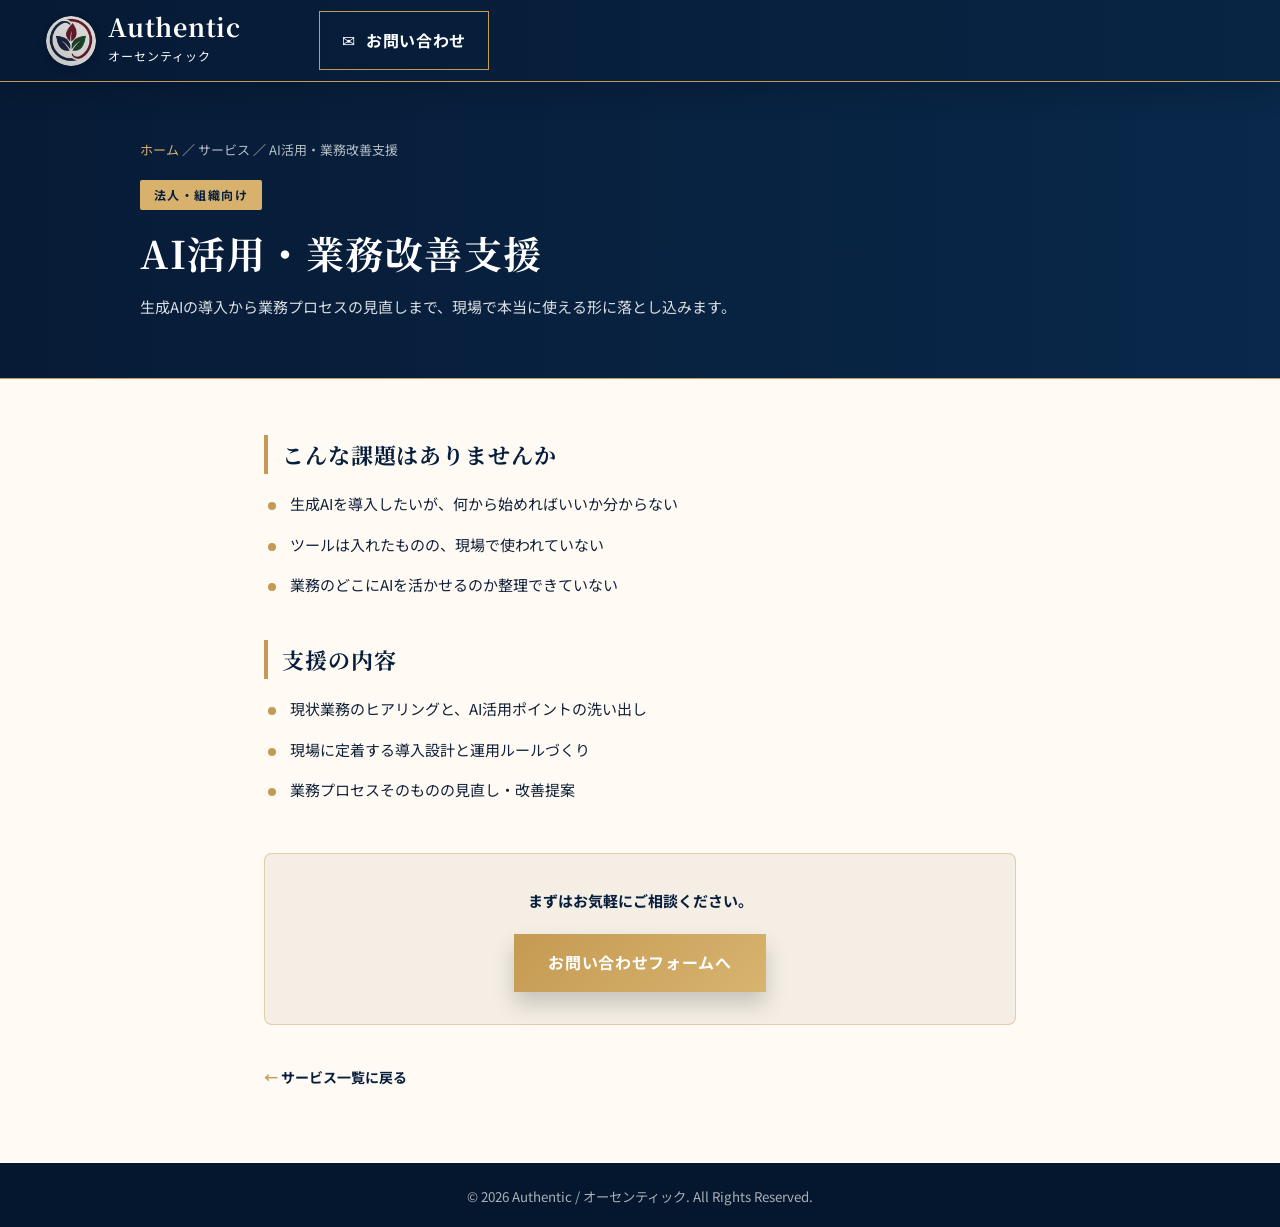
<file: ai-support.html>
<!DOCTYPE html>
<html lang="ja">
<head>
  <meta charset="UTF-8" />
  <meta name="viewport" content="width=device-width, initial-scale=1.0" />
  <title>AI活用・業務改善支援 | Authentic オーセンティック</title>
  <meta name="description" content="生成AIの導入から業務プロセスの見直しまで、現場で本当に使える形に落とし込みます。" />
  <link rel="preconnect" href="https://fonts.googleapis.com">
  <link rel="preconnect" href="https://fonts.gstatic.com" crossorigin>
  <link href="https://fonts.googleapis.com/css2?family=Noto+Serif+JP:wght@500;600;700&family=Noto+Sans+JP:wght@400;500;700&display=swap" rel="stylesheet">
  <link rel="stylesheet" href="./style.css" />
</head>
<body>
  <header class="site-header" id="top">
    <a class="brand" href="./index.html" aria-label="Authentic トップへ">
      <img class="brand-mark" src="./assets/logo-mark.png" alt="Authentic オーセンティック ロゴ" />
      <div class="brand-text">
        <span>Authentic</span>
        <small>オーセンティック</small>
      </div>
    </a>
    <a class="header-cta" href="https://forms.gle/eXhogmnBoGzvAkYTA" target="_blank" rel="noopener">
      <span aria-hidden="true">✉</span>
      お問い合わせ
    </a>
  </header>

  <main>
    <section class="subpage-hero">
      <div class="subpage-hero-inner">
        <p class="breadcrumb"><a href="./index.html">ホーム</a> ／ サービス ／ AI活用・業務改善支援</p>
        <span class="service-tag">法人・組織向け</span>
        <h1>AI活用・業務改善支援</h1>
        <p class="subpage-lead">生成AIの導入から業務プロセスの見直しまで、現場で本当に使える形に落とし込みます。</p>
      </div>
    </section>

    <div class="subpage-body">
        <h2>こんな課題はありませんか</h2>
        <ul>
            <li>生成AIを導入したいが、何から始めればいいか分からない</li>
            <li>ツールは入れたものの、現場で使われていない</li>
            <li>業務のどこにAIを活かせるのか整理できていない</li>
          </ul>
        <h2>支援の内容</h2>
        <ul>
            <li>現状業務のヒアリングと、AI活用ポイントの洗い出し</li>
            <li>現場に定着する導入設計と運用ルールづくり</li>
            <li>業務プロセスそのものの見直し・改善提案</li>
          </ul>

      <div class="subpage-cta">
        <p>まずはお気軽にご相談ください。</p>
        <a href="https://forms.gle/eXhogmnBoGzvAkYTA" target="_blank" rel="noopener" class="gold-button">お問い合わせフォームへ</a>
      </div>

      <a href="./index.html#services" class="back-to-top">サービス一覧に戻る</a>
    </div>
  </main>

  <footer class="site-footer">
    <small>© 2026 Authentic / オーセンティック. All Rights Reserved.</small>
  </footer>

  <script src="./script.js"></script>
</body>
</html>
</file>
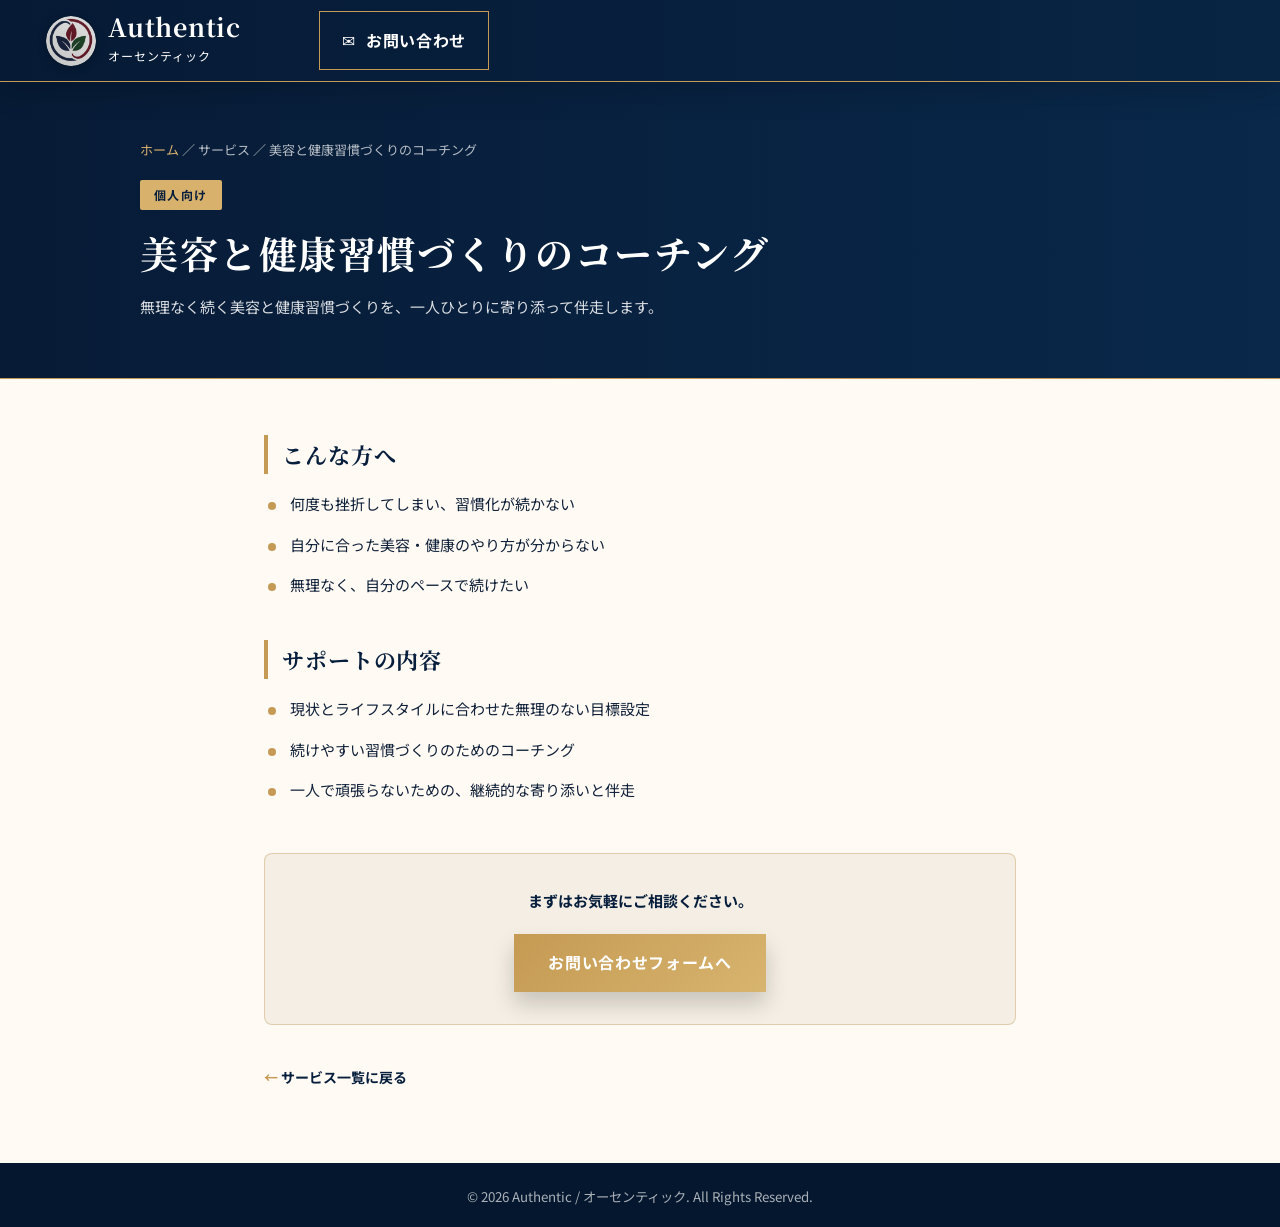
<file: beauty.html>
<!DOCTYPE html>
<html lang="ja">
<head>
  <meta charset="UTF-8" />
  <meta name="viewport" content="width=device-width, initial-scale=1.0" />
  <title>美容と健康習慣づくりのコーチング | Authentic オーセンティック</title>
  <meta name="description" content="無理なく続く美容と健康習慣づくりを、一人ひとりに寄り添って伴走します。" />
  <link rel="preconnect" href="https://fonts.googleapis.com">
  <link rel="preconnect" href="https://fonts.gstatic.com" crossorigin>
  <link href="https://fonts.googleapis.com/css2?family=Noto+Serif+JP:wght@500;600;700&family=Noto+Sans+JP:wght@400;500;700&display=swap" rel="stylesheet">
  <link rel="stylesheet" href="./style.css" />
</head>
<body>
  <header class="site-header" id="top">
    <a class="brand" href="./index.html" aria-label="Authentic トップへ">
      <img class="brand-mark" src="./assets/logo-mark.png" alt="Authentic オーセンティック ロゴ" />
      <div class="brand-text">
        <span>Authentic</span>
        <small>オーセンティック</small>
      </div>
    </a>
    <a class="header-cta" href="https://forms.gle/eXhogmnBoGzvAkYTA" target="_blank" rel="noopener">
      <span aria-hidden="true">✉</span>
      お問い合わせ
    </a>
  </header>

  <main>
    <section class="subpage-hero">
      <div class="subpage-hero-inner">
        <p class="breadcrumb"><a href="./index.html">ホーム</a> ／ サービス ／ 美容と健康習慣づくりのコーチング</p>
        <span class="service-tag">個人向け</span>
        <h1>美容と健康習慣づくりのコーチング</h1>
        <p class="subpage-lead">無理なく続く美容と健康習慣づくりを、一人ひとりに寄り添って伴走します。</p>
      </div>
    </section>

    <div class="subpage-body">
        <h2>こんな方へ</h2>
        <ul>
            <li>何度も挫折してしまい、習慣化が続かない</li>
            <li>自分に合った美容・健康のやり方が分からない</li>
            <li>無理なく、自分のペースで続けたい</li>
          </ul>
        <h2>サポートの内容</h2>
        <ul>
            <li>現状とライフスタイルに合わせた無理のない目標設定</li>
            <li>続けやすい習慣づくりのためのコーチング</li>
            <li>一人で頑張らないための、継続的な寄り添いと伴走</li>
          </ul>

      <div class="subpage-cta">
        <p>まずはお気軽にご相談ください。</p>
        <a href="https://forms.gle/eXhogmnBoGzvAkYTA" target="_blank" rel="noopener" class="gold-button">お問い合わせフォームへ</a>
      </div>

      <a href="./index.html#services" class="back-to-top">サービス一覧に戻る</a>
    </div>
  </main>

  <footer class="site-footer">
    <small>© 2026 Authentic / オーセンティック. All Rights Reserved.</small>
  </footer>

  <script src="./script.js"></script>
</body>
</html>
</file>
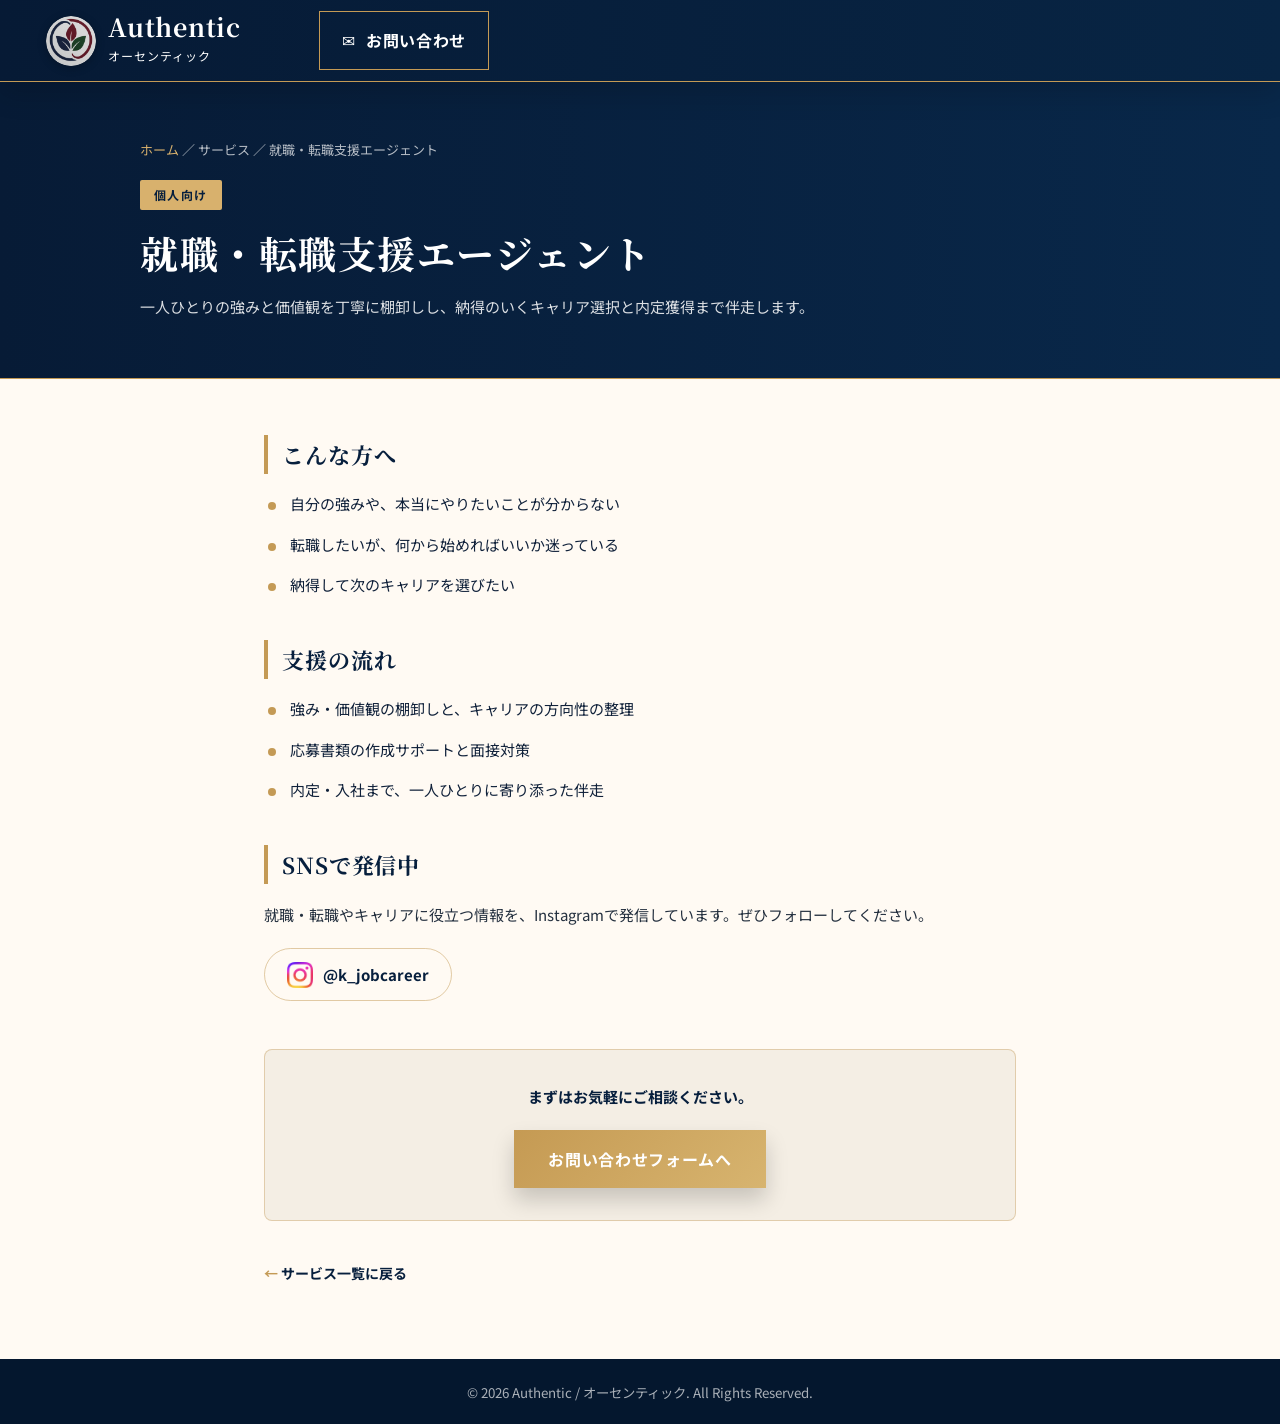
<file: career.html>
<!DOCTYPE html>
<html lang="ja">
<head>
  <meta charset="UTF-8" />
  <meta name="viewport" content="width=device-width, initial-scale=1.0" />
  <title>就職・転職支援エージェント | Authentic オーセンティック</title>
  <meta name="description" content="一人ひとりの強みと価値観を丁寧に棚卸しし、納得のいくキャリア選択と内定獲得まで伴走します。" />
  <link rel="preconnect" href="https://fonts.googleapis.com">
  <link rel="preconnect" href="https://fonts.gstatic.com" crossorigin>
  <link href="https://fonts.googleapis.com/css2?family=Noto+Serif+JP:wght@500;600;700&family=Noto+Sans+JP:wght@400;500;700&display=swap" rel="stylesheet">
  <link rel="stylesheet" href="./style.css" />
</head>
<body>
  <header class="site-header" id="top">
    <a class="brand" href="./index.html" aria-label="Authentic トップへ">
      <img class="brand-mark" src="./assets/logo-mark.png" alt="Authentic オーセンティック ロゴ" />
      <div class="brand-text">
        <span>Authentic</span>
        <small>オーセンティック</small>
      </div>
    </a>
    <a class="header-cta" href="https://forms.gle/eXhogmnBoGzvAkYTA" target="_blank" rel="noopener">
      <span aria-hidden="true">✉</span>
      お問い合わせ
    </a>
  </header>

  <main>
    <section class="subpage-hero">
      <div class="subpage-hero-inner">
        <p class="breadcrumb"><a href="./index.html">ホーム</a> ／ サービス ／ 就職・転職支援エージェント</p>
        <span class="service-tag">個人向け</span>
        <h1>就職・転職支援エージェント</h1>
        <p class="subpage-lead">一人ひとりの強みと価値観を丁寧に棚卸しし、納得のいくキャリア選択と内定獲得まで伴走します。</p>
      </div>
    </section>

    <div class="subpage-body">
        <h2>こんな方へ</h2>
        <ul>
            <li>自分の強みや、本当にやりたいことが分からない</li>
            <li>転職したいが、何から始めればいいか迷っている</li>
            <li>納得して次のキャリアを選びたい</li>
          </ul>
        <h2>支援の流れ</h2>
        <ul>
            <li>強み・価値観の棚卸しと、キャリアの方向性の整理</li>
            <li>応募書類の作成サポートと面接対策</li>
            <li>内定・入社まで、一人ひとりに寄り添った伴走</li>
          </ul>

        <h2>SNSで発信中</h2>
        <p>就職・転職やキャリアに役立つ情報を、Instagramで発信しています。ぜひフォローしてください。</p>
        <a href="https://www.instagram.com/k_jobcareer/" target="_blank" rel="noopener" class="sns-inline-link">
          <img src="./assets/instagram-icon.png" alt="Instagram" />
          <span>@k_jobcareer</span>
        </a>

      <div class="subpage-cta">
        <p>まずはお気軽にご相談ください。</p>
        <a href="https://forms.gle/eXhogmnBoGzvAkYTA" target="_blank" rel="noopener" class="gold-button">お問い合わせフォームへ</a>
      </div>

      <a href="./index.html#services" class="back-to-top">サービス一覧に戻る</a>
    </div>
  </main>

  <footer class="site-footer">
    <small>© 2026 Authentic / オーセンティック. All Rights Reserved.</small>
  </footer>

  <script src="./script.js"></script>
</body>
</html>
</file>
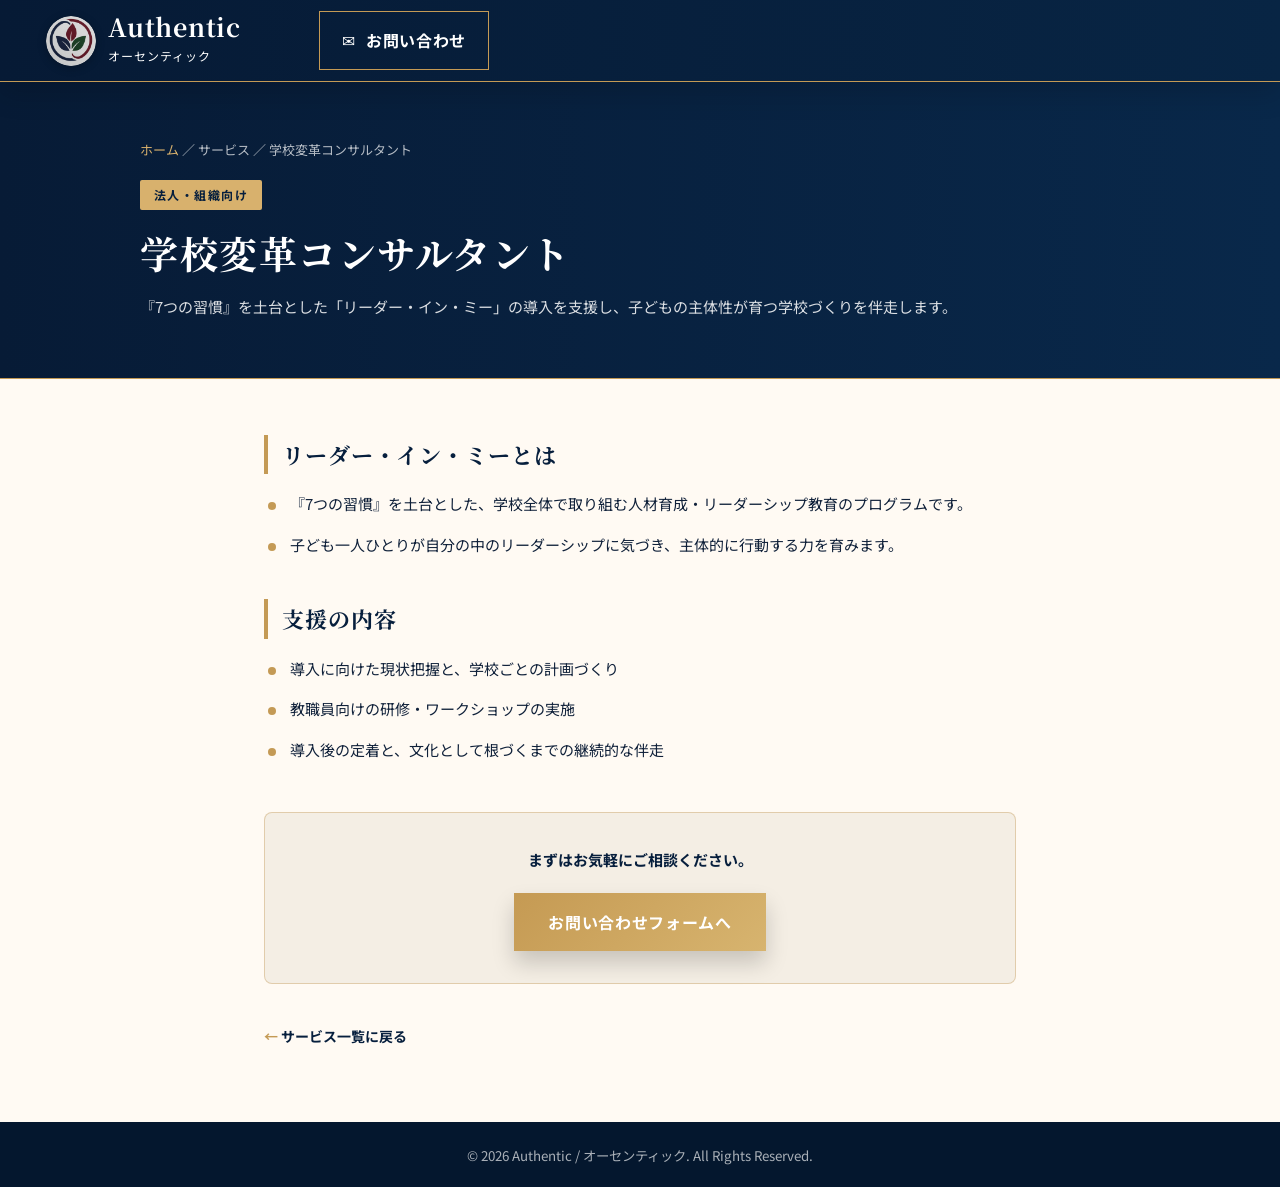
<file: school.html>
<!DOCTYPE html>
<html lang="ja">
<head>
  <meta charset="UTF-8" />
  <meta name="viewport" content="width=device-width, initial-scale=1.0" />
  <title>学校変革コンサルタント | Authentic オーセンティック</title>
  <meta name="description" content="『7つの習慣』を土台とした「リーダー・イン・ミー」の導入を支援し、子どもの主体性が育つ学校づくりを伴走します。" />
  <link rel="preconnect" href="https://fonts.googleapis.com">
  <link rel="preconnect" href="https://fonts.gstatic.com" crossorigin>
  <link href="https://fonts.googleapis.com/css2?family=Noto+Serif+JP:wght@500;600;700&family=Noto+Sans+JP:wght@400;500;700&display=swap" rel="stylesheet">
  <link rel="stylesheet" href="./style.css" />
</head>
<body>
  <header class="site-header" id="top">
    <a class="brand" href="./index.html" aria-label="Authentic トップへ">
      <img class="brand-mark" src="./assets/logo-mark.png" alt="Authentic オーセンティック ロゴ" />
      <div class="brand-text">
        <span>Authentic</span>
        <small>オーセンティック</small>
      </div>
    </a>
    <a class="header-cta" href="https://forms.gle/eXhogmnBoGzvAkYTA" target="_blank" rel="noopener">
      <span aria-hidden="true">✉</span>
      お問い合わせ
    </a>
  </header>

  <main>
    <section class="subpage-hero">
      <div class="subpage-hero-inner">
        <p class="breadcrumb"><a href="./index.html">ホーム</a> ／ サービス ／ 学校変革コンサルタント</p>
        <span class="service-tag">法人・組織向け</span>
        <h1>学校変革コンサルタント</h1>
        <p class="subpage-lead">『7つの習慣』を土台とした「リーダー・イン・ミー」の導入を支援し、子どもの主体性が育つ学校づくりを伴走します。</p>
      </div>
    </section>

    <div class="subpage-body">
        <h2>リーダー・イン・ミーとは</h2>
        <ul>
            <li>『7つの習慣』を土台とした、学校全体で取り組む人材育成・リーダーシップ教育のプログラムです。</li>
            <li>子ども一人ひとりが自分の中のリーダーシップに気づき、主体的に行動する力を育みます。</li>
          </ul>
        <h2>支援の内容</h2>
        <ul>
            <li>導入に向けた現状把握と、学校ごとの計画づくり</li>
            <li>教職員向けの研修・ワークショップの実施</li>
            <li>導入後の定着と、文化として根づくまでの継続的な伴走</li>
          </ul>

      <div class="subpage-cta">
        <p>まずはお気軽にご相談ください。</p>
        <a href="https://forms.gle/eXhogmnBoGzvAkYTA" target="_blank" rel="noopener" class="gold-button">お問い合わせフォームへ</a>
      </div>

      <a href="./index.html#services" class="back-to-top">サービス一覧に戻る</a>
    </div>
  </main>

  <footer class="site-footer">
    <small>© 2026 Authentic / オーセンティック. All Rights Reserved.</small>
  </footer>

  <script src="./script.js"></script>
</body>
</html>
</file>
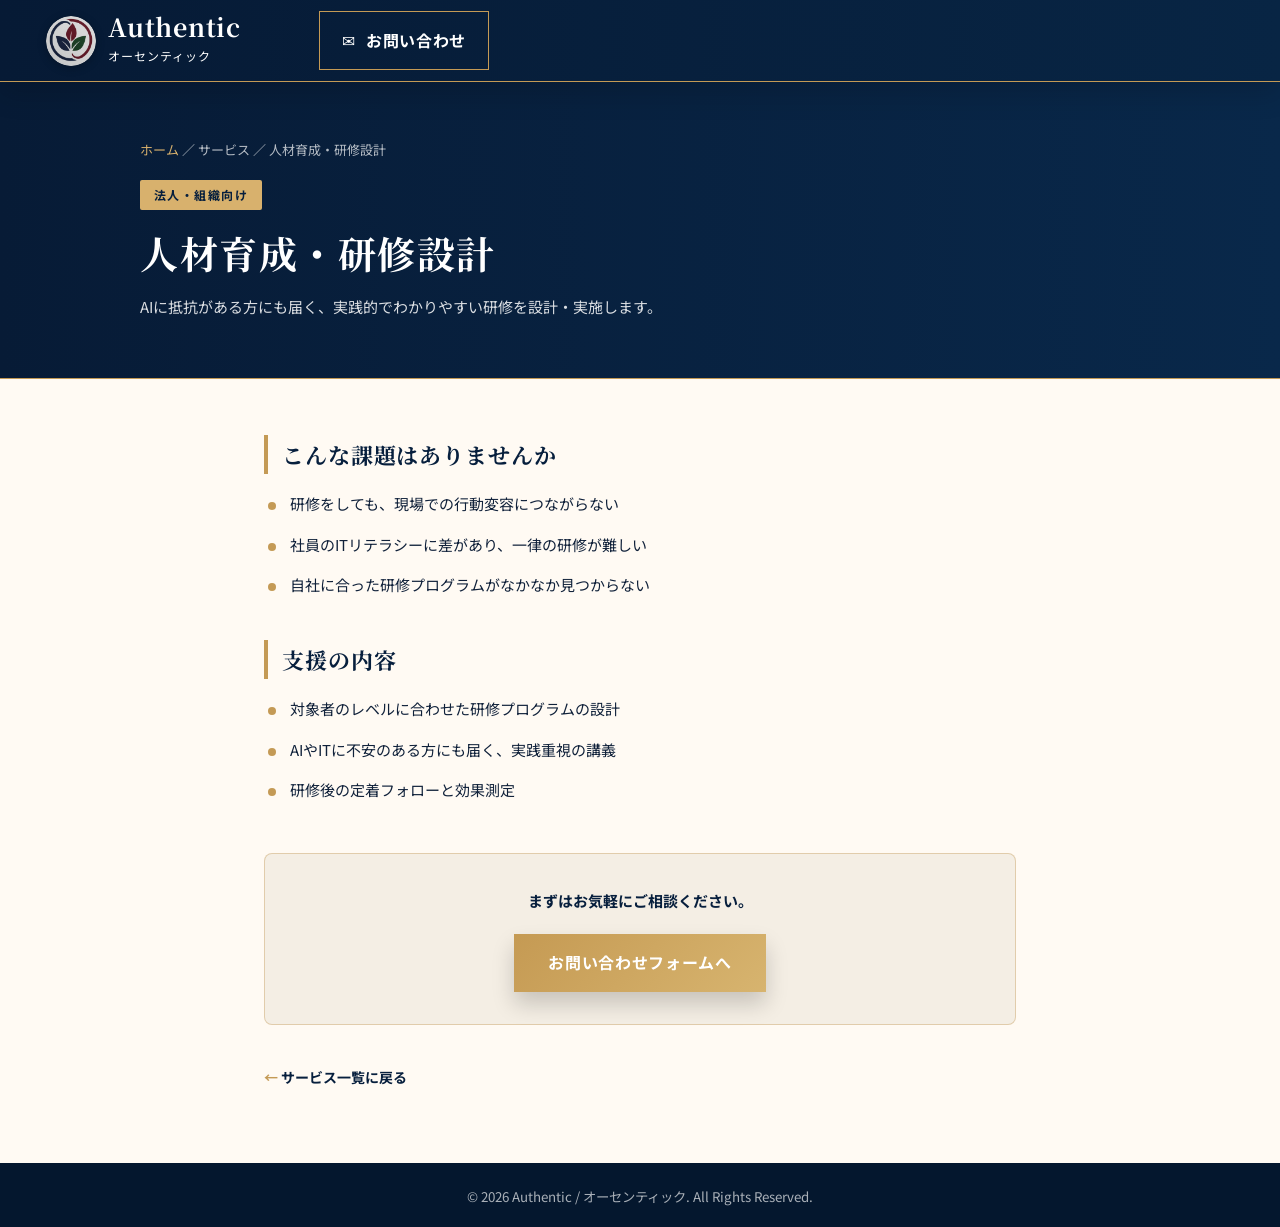
<file: training.html>
<!DOCTYPE html>
<html lang="ja">
<head>
  <meta charset="UTF-8" />
  <meta name="viewport" content="width=device-width, initial-scale=1.0" />
  <title>人材育成・研修設計 | Authentic オーセンティック</title>
  <meta name="description" content="AIに抵抗がある方にも届く、実践的でわかりやすい研修を設計・実施します。" />
  <link rel="preconnect" href="https://fonts.googleapis.com">
  <link rel="preconnect" href="https://fonts.gstatic.com" crossorigin>
  <link href="https://fonts.googleapis.com/css2?family=Noto+Serif+JP:wght@500;600;700&family=Noto+Sans+JP:wght@400;500;700&display=swap" rel="stylesheet">
  <link rel="stylesheet" href="./style.css" />
</head>
<body>
  <header class="site-header" id="top">
    <a class="brand" href="./index.html" aria-label="Authentic トップへ">
      <img class="brand-mark" src="./assets/logo-mark.png" alt="Authentic オーセンティック ロゴ" />
      <div class="brand-text">
        <span>Authentic</span>
        <small>オーセンティック</small>
      </div>
    </a>
    <a class="header-cta" href="https://forms.gle/eXhogmnBoGzvAkYTA" target="_blank" rel="noopener">
      <span aria-hidden="true">✉</span>
      お問い合わせ
    </a>
  </header>

  <main>
    <section class="subpage-hero">
      <div class="subpage-hero-inner">
        <p class="breadcrumb"><a href="./index.html">ホーム</a> ／ サービス ／ 人材育成・研修設計</p>
        <span class="service-tag">法人・組織向け</span>
        <h1>人材育成・研修設計</h1>
        <p class="subpage-lead">AIに抵抗がある方にも届く、実践的でわかりやすい研修を設計・実施します。</p>
      </div>
    </section>

    <div class="subpage-body">
        <h2>こんな課題はありませんか</h2>
        <ul>
            <li>研修をしても、現場での行動変容につながらない</li>
            <li>社員のITリテラシーに差があり、一律の研修が難しい</li>
            <li>自社に合った研修プログラムがなかなか見つからない</li>
          </ul>
        <h2>支援の内容</h2>
        <ul>
            <li>対象者のレベルに合わせた研修プログラムの設計</li>
            <li>AIやITに不安のある方にも届く、実践重視の講義</li>
            <li>研修後の定着フォローと効果測定</li>
          </ul>

      <div class="subpage-cta">
        <p>まずはお気軽にご相談ください。</p>
        <a href="https://forms.gle/eXhogmnBoGzvAkYTA" target="_blank" rel="noopener" class="gold-button">お問い合わせフォームへ</a>
      </div>

      <a href="./index.html#services" class="back-to-top">サービス一覧に戻る</a>
    </div>
  </main>

  <footer class="site-footer">
    <small>© 2026 Authentic / オーセンティック. All Rights Reserved.</small>
  </footer>

  <script src="./script.js"></script>
</body>
</html>
</file>
<file: style.css>
:root {
  --navy: #071f3d;
  --navy-2: #0b2a4d;
  --ink: #10213a;
  --cream: #f4eee4;
  --cream-2: #fffaf3;
  --gold: #c49a55;
  --gold-2: #d8b16d;
  --line: rgba(196, 154, 85, .55);
  --white: #ffffff;
  --shadow: 0 18px 45px rgba(8, 28, 55, .12);
}

* {
  box-sizing: border-box;
}

html {
  scroll-behavior: smooth;
}

body {
  margin: 0;
  color: var(--ink);
  font-family: "Noto Sans JP", system-ui, -apple-system, BlinkMacSystemFont, sans-serif;
  background: var(--cream-2);
  line-height: 1.8;
}

img {
  max-width: 100%;
  display: block;
}

a {
  color: inherit;
  text-decoration: none;
}

/* ===== ヘッダー ===== */
.site-header {
  position: sticky;
  top: 0;
  z-index: 50;
  height: 82px;
  display: flex;
  align-items: center;
  gap: 28px;
  padding: 0 46px;
  background: linear-gradient(90deg, #061a35, #082544);
  color: #fff;
  border-bottom: 1px solid var(--gold);
  box-shadow: 0 10px 30px rgba(0,0,0,.16);
}

.brand {
  display: flex;
  align-items: center;
  gap: 12px;
  min-width: 245px;
}

.brand-mark {
  width: 50px;
  height: 50px;
  border-radius: 50%;
  object-fit: cover;
  box-shadow: 0 2px 8px rgba(0,0,0,.25);
}

.brand-text span {
  display: block;
  font-family: "Noto Serif JP", serif;
  font-size: 25px;
  font-weight: 700;
  letter-spacing: .03em;
  line-height: 1;
}

.brand-text small {
  display: block;
  margin-top: 6px;
  font-size: 12px;
  letter-spacing: .08em;
}

.global-nav {
  flex: 1;
  display: flex;
  justify-content: center;
  align-items: center;
  gap: clamp(18px, 3vw, 46px);
  font-family: "Noto Serif JP", serif;
  font-size: 15px;
  font-weight: 600;
}

.global-nav a {
  position: relative;
  padding: 27px 0;
  opacity: .95;
}

.global-nav a.active,
.global-nav a:hover {
  color: var(--gold-2);
}

.global-nav a.active::after,
.global-nav a:hover::after {
  content: "";
  position: absolute;
  left: 50%;
  bottom: 16px;
  width: 40px;
  height: 2px;
  transform: translateX(-50%);
  background: var(--gold-2);
}

.header-cta {
  display: inline-flex;
  align-items: center;
  gap: 10px;
  padding: 14px 22px;
  border: 1px solid var(--gold);
  color: #fff;
  font-weight: 700;
  letter-spacing: .04em;
  white-space: nowrap;
}

.nav-toggle {
  display: none;
}

/* ===== ヒーロー（2分割：左テキスト / 右写真） ===== */
.hero {
  background: var(--cream-2);
  overflow: hidden;
}

.hero-inner {
  display: grid;
  grid-template-columns: 1fr 42%;
  align-items: stretch;
  min-height: 460px;
}

.hero-text-area {
  display: flex;
  align-items: center;
  gap: 40px;
  padding: 60px clamp(28px, 4vw, 70px);
  background: var(--cream-2);
}

.hero-logo-card {
  flex-shrink: 0;
}

.hero-logo-card img {
  width: clamp(180px, 18vw, 260px);
  height: clamp(180px, 18vw, 260px);
  border-radius: 50%;
  object-fit: cover;
  box-shadow: 0 10px 30px rgba(7,31,61,.18);
}

.hero-copy {
  display: flex;
  gap: 38px;
  align-items: center;
}

.vertical-line {
  display: block;
  width: 1px;
  align-self: stretch;
  min-height: 172px;
  background: var(--gold);
}

.hero-copy h1 {
  margin: 0 0 18px;
  font-family: "Noto Serif JP", serif;
  font-size: clamp(28px, 3vw, 48px);
  line-height: 1.4;
  letter-spacing: .04em;
  color: var(--navy);
  font-weight: 700;
  white-space: nowrap;
}

.lead {
  margin: 0 0 12px;
  color: var(--gold);
  font-family: "Noto Serif JP", serif;
  font-size: 18px;
  font-weight: 700;
  letter-spacing: .12em;
}

.body-copy {
  margin: 0;
  font-size: 14px;
  font-weight: 600;
  color: #1f2b39;
}

.hero-visual {
  position: relative;
  min-height: 460px;
  background: #172235;
  clip-path: polygon(14% 0, 100% 0, 100% 100%, 0 100%);
}

.hero-photo {
  width: 100%;
  height: 100%;
  object-fit: cover;
  position: absolute;
  inset: 0;
}

/* ===== 紺セクション（理念＋サービス） ===== */
.navy-section {
  position: relative;
  background: linear-gradient(90deg, #071b36, #09284a);
  color: #fff;
  border-top: 1px solid var(--gold);
  border-bottom: 1px solid var(--gold);
  overflow: hidden;
}

.section-grid {
  display: grid;
  grid-template-columns: 340px 1fr;
  gap: 50px;
  max-width: 1320px;
  margin: 0 auto;
  padding: 48px 50px 54px;
}

.section-kicker,
.section-title {
  margin: 0 0 18px;
  font-family: "Noto Serif JP", serif;
  font-size: 20px;
  color: var(--gold-2);
  font-weight: 700;
  letter-spacing: .08em;
}

.philosophy-card {
  position: relative;
  padding-right: 36px;
  border-right: 1px solid rgba(196,154,85,.45);
}

.philosophy-card::before {
  content: "";
  position: absolute;
  left: -120px;
  top: 20px;
  width: 210px;
  height: 210px;
  border: 2px solid rgba(255,255,255,.07);
  border-radius: 50%;
  pointer-events: none;
}

.philosophy-card h2 {
  margin: 0 0 16px;
  font-family: "Noto Serif JP", serif;
  font-size: 24px;
  line-height: 1.65;
  letter-spacing: .06em;
}

.philosophy-card p {
  margin: 0 0 24px;
  color: rgba(255,255,255,.88);
  font-weight: 500;
}

.outline-button {
  display: inline-flex;
  align-items: center;
  padding: 11px 25px;
  border: 1px solid rgba(255,255,255,.65);
  color: #fff;
  font-weight: 700;
}

.service-group-label {
  margin: 6px 0 0;
  display: inline-block;
  font-family: "Noto Serif JP", serif;
  font-size: 13px;
  font-weight: 700;
  letter-spacing: .14em;
  color: var(--navy);
  background: var(--gold-2);
  padding: 5px 16px;
  border-radius: 2px;
}

.service-group-label-personal {
  margin-top: 30px;
  color: var(--navy);
  background: #d8c9a6;
}

.service-list {
  display: grid;
  grid-template-columns: repeat(4, 1fr);
  gap: 0;
  margin-top: 16px;
  border-top: 1px solid rgba(196,154,85,.45);
}

.service-list-3 {
  grid-template-columns: repeat(3, 1fr);
}

.service-list-2 {
  grid-template-columns: repeat(2, 1fr);
  max-width: 760px;
}

.service-list-personal {
  max-width: 760px;
}

.service-item {
  display: flex;
  flex-direction: column;
  padding: 26px 26px 26px;
  border-left: 1px solid rgba(196,154,85,.45);
  min-height: 170px;
  color: inherit;
  text-decoration: none;
  transition: background-color .2s ease, transform .2s ease;
}

.service-item:first-child {
  border-left: 0;
}

.service-item:hover {
  background: rgba(196,154,85,.10);
}

.service-link-label {
  margin-top: 14px;
  color: var(--gold-2);
  font-size: 13px;
  font-weight: 700;
  letter-spacing: .04em;
  opacity: 0;
  transition: opacity .2s ease;
}

.service-item:hover .service-link-label {
  opacity: 1;
}

.icon {
  color: var(--gold-2);
  margin-bottom: 14px;
}

.icon svg {
  width: 34px;
  height: 34px;
}

.service-list h3 {
  margin: 0 0 10px;
  font-family: "Noto Serif JP", serif;
  font-size: 17px;
  letter-spacing: .03em;
  line-height: 1.5;
}

.service-list p {
  margin: 0;
  color: rgba(255,255,255,.8);
  font-size: 14px;
}

/* ===== クリームセクション（プロフィール他） ===== */
.cream-section {
  background: var(--cream-2);
}

.profile-area {
  display: grid;
  grid-template-columns: 1.15fr 1fr 1.15fr;
  gap: 42px;
  max-width: 1320px;
  margin: 0 auto;
  padding: 48px 50px;
}

.profile-card,
.reason-card,
.achievement-card {
  position: relative;
  min-height: 220px;
}

.profile-card {
  display: grid;
  grid-template-columns: 140px 1fr;
  gap: 28px;
}

.profile-photo {
  width: 140px;
  height: 160px;
  position: relative;
}

.profile-photo img {
  width: 100%;
  height: 100%;
  object-fit: cover;
  border: 1px solid rgba(196,154,85,.35);
}

.portrait-placeholder {
  display: none;
  width: 140px;
  height: 160px;
  place-items: center;
  background:
    linear-gradient(135deg, rgba(7,31,61,.12), rgba(196,154,85,.16)),
    #e8e0d4;
  color: var(--navy);
  font-family: "Noto Serif JP", serif;
  font-weight: 700;
  border: 1px solid rgba(196,154,85,.35);
}

.profile-photo.no-photo .portrait-placeholder {
  display: grid;
}

.profile-text h2 {
  margin: -8px 0 4px;
  font-family: "Noto Serif JP", serif;
  font-size: 24px;
}

.role {
  margin: 0 0 12px;
  color: var(--gold);
  font-weight: 700;
  font-size: 13px;
}

.profile-text p:not(.section-title):not(.role) {
  margin: 0 0 14px;
  font-size: 14px;
}

.light-button {
  display: inline-flex;
  padding: 9px 22px;
  border: 1px solid rgba(7,31,61,.35);
  font-weight: 700;
  font-size: 13px;
}

.reason-card {
  border-left: 1px solid rgba(196,154,85,.45);
  padding-left: 36px;
}

.reason-card ul {
  list-style: none;
  padding: 0;
  margin: 0;
}

.reason-card li {
  display: flex;
  align-items: center;
  margin-bottom: 14px;
  font-weight: 700;
  font-size: 14px;
}

.reason-card span {
  flex-shrink: 0;
  display: inline-grid;
  place-items: center;
  width: 21px;
  height: 21px;
  margin-right: 10px;
  border: 1px solid var(--gold);
  border-radius: 50%;
  color: var(--gold);
  font-size: 12px;
}

.achievement-card {
  border-left: 1px solid rgba(196,154,85,.45);
  padding-left: 36px;
}

.metrics {
  display: grid;
  grid-template-columns: repeat(3, 1fr);
  gap: 24px;
}

.metrics div {
  text-align: center;
}

.metric-icon {
  display: inline-flex;
  justify-content: center;
  color: var(--navy);
  margin-bottom: 10px;
}

.metric-icon svg {
  width: 34px;
  height: 34px;
}

.metrics strong,
.metrics b {
  display: block;
  font-family: "Noto Serif JP", serif;
}

.metrics strong {
  font-size: 14px;
}

.metrics b {
  margin: 8px 0;
  font-size: 22px;
  color: var(--navy);
}

.metrics p {
  margin: 0;
  font-size: 13px;
}

/* ===== お問い合わせ ===== */
.contact-section {
  background:
    radial-gradient(circle at 90% 70%, rgba(255,255,255,.08), transparent 16%),
    linear-gradient(90deg, #061a35, #082b4c);
  color: #fff;
  border-top: 1px solid var(--gold);
}

.contact-inner {
  display: grid;
  grid-template-columns: 1.15fr 1.1fr 320px;
  gap: 42px;
  align-items: center;
  max-width: 1320px;
  margin: 0 auto;
  padding: 42px 50px;
}

.contact-kicker {
  margin: 0 0 6px;
  color: var(--gold-2);
  font-family: "Noto Serif JP", serif;
  font-size: 25px;
  font-weight: 700;
}

.contact-inner h2 {
  margin: 0 0 8px;
  font-family: "Noto Serif JP", serif;
  font-size: 22px;
}

.contact-inner p {
  margin: 0;
  color: rgba(255,255,255,.82);
}

.contact-info {
  display: grid;
  grid-template-columns: 1fr 1fr;
  gap: 22px;
}

.contact-item {
  display: flex;
  align-items: center;
  gap: 14px;
  border-left: 1px solid rgba(196,154,85,.45);
  padding-left: 22px;
}

.contact-item span {
  color: var(--gold-2);
  font-size: 26px;
}

.contact-item strong,
.contact-item small {
  display: block;
}

.contact-item strong {
  font-size: 18px;
  letter-spacing: .04em;
  white-space: nowrap;
}

.contact-item small {
  color: rgba(255,255,255,.72);
  font-size: 12px;
}

.gold-button {
  display: inline-flex;
  justify-content: center;
  align-items: center;
  min-height: 58px;
  padding: 0 34px;
  background: linear-gradient(135deg, #c59a53, #d7b46f);
  color: #fff;
  font-weight: 700;
  letter-spacing: .04em;
  box-shadow: 0 12px 22px rgba(0,0,0,.18);
}

.site-footer {
  padding: 18px 24px;
  text-align: center;
  background: #04172e;
  color: rgba(255,255,255,.66);
}

.profile-social {
  display: flex;
  gap: 12px;
  margin-top: 18px;
}

.profile-social a {
  display: inline-flex;
  align-items: center;
  justify-content: center;
  width: 40px;
  height: 40px;
  flex: 0 0 40px;
  background: #fff;
  border: 1px solid rgba(7,31,61,.12);
  border-radius: 9px;
  overflow: hidden;
  transition: transform .2s ease, box-shadow .2s ease;
}

.profile-social a:hover {
  transform: translateY(-2px);
  box-shadow: 0 6px 14px rgba(7,31,61,.2);
}

.profile-social img {
  width: 30px;
  height: 30px;
  object-fit: contain;
  display: block;
}

/* ===== 下層ページ（サービス詳細） ===== */
.subpage-hero {
  background: linear-gradient(90deg, #071b36, #09284a);
  color: #fff;
  border-bottom: 1px solid var(--gold);
  padding: 56px 50px;
}

.subpage-hero-inner {
  max-width: 1000px;
  margin: 0 auto;
}

.breadcrumb {
  font-size: 13px;
  color: rgba(255,255,255,.7);
  margin: 0 0 18px;
}

.breadcrumb a {
  color: var(--gold-2);
}

.subpage-hero .service-tag {
  display: inline-block;
  font-size: 12px;
  font-weight: 700;
  letter-spacing: .12em;
  color: var(--navy);
  background: var(--gold-2);
  padding: 4px 14px;
  border-radius: 2px;
  margin-bottom: 16px;
}

.subpage-hero h1 {
  margin: 0 0 14px;
  font-family: "Noto Serif JP", serif;
  font-size: clamp(26px, 3vw, 38px);
  letter-spacing: .04em;
  line-height: 1.4;
}

.subpage-hero .subpage-lead {
  margin: 0;
  font-size: 15px;
  color: rgba(255,255,255,.85);
  line-height: 1.9;
}

.subpage-body {
  max-width: 800px;
  margin: 0 auto;
  padding: 56px 24px 72px;
}

.subpage-body h2 {
  font-family: "Noto Serif JP", serif;
  font-size: 22px;
  color: var(--navy);
  letter-spacing: .04em;
  margin: 40px 0 16px;
  padding-left: 14px;
  border-left: 4px solid var(--gold);
}

.subpage-body h2:first-child {
  margin-top: 0;
}

.subpage-body p {
  font-size: 15px;
  line-height: 2;
  color: #24303f;
  margin: 0 0 18px;
}

.subpage-body ul {
  padding-left: 0;
  list-style: none;
  margin: 0 0 22px;
}

.subpage-body li {
  position: relative;
  padding-left: 26px;
  margin-bottom: 12px;
  font-size: 15px;
  line-height: 1.9;
}

.subpage-body li::before {
  content: "";
  position: absolute;
  left: 4px;
  top: 12px;
  width: 8px;
  height: 8px;
  border-radius: 50%;
  background: var(--gold);
}

.subpage-cta {
  margin-top: 48px;
  padding: 32px;
  text-align: center;
  background: var(--cream);
  border: 1px solid rgba(196,154,85,.4);
  border-radius: 8px;
}

.subpage-cta p {
  margin: 0 0 18px;
  font-weight: 700;
  color: var(--navy);
}

.back-to-top {
  display: inline-block;
  margin-top: 40px;
  font-size: 14px;
  color: var(--navy);
  font-weight: 700;
}

.sns-inline-link {
  display: inline-flex;
  align-items: center;
  gap: 10px;
  padding: 12px 22px;
  border: 1px solid rgba(196,154,85,.5);
  border-radius: 40px;
  color: var(--navy);
  font-weight: 700;
  font-size: 15px;
  transition: background-color .2s ease, color .2s ease;
}

.sns-inline-link:hover {
  background: var(--gold-2);
  color: #fff;
}

.sns-inline-link img {
  width: 26px;
  height: 26px;
  flex: 0 0 26px;
  object-fit: contain;
  display: block;
}

.back-to-top::before {
  content: "← ";
  color: var(--gold);
}

/* ===== レスポンシブ ===== */
@media (max-width: 1100px) {
  .site-header {
    padding: 0 22px;
  }

  .global-nav,
  .header-cta {
    display: none;
  }

  .nav-toggle {
    display: inline-grid;
    gap: 5px;
    margin-left: auto;
    padding: 10px;
    background: transparent;
    border: 0;
    cursor: pointer;
  }

  .nav-toggle span {
    display: block;
    width: 28px;
    height: 2px;
    background: #fff;
  }

  .global-nav.open {
    position: fixed;
    top: 82px;
    left: 0;
    right: 0;
    display: grid;
    gap: 0;
    background: var(--navy);
    border-bottom: 1px solid var(--gold);
  }

  .global-nav.open a {
    padding: 18px 28px;
    border-top: 1px solid rgba(255,255,255,.08);
  }

  .hero-inner {
    grid-template-columns: 1fr;
  }

  .hero-text-area {
    flex-direction: column;
    text-align: center;
    gap: 22px;
    padding: 48px 28px 36px;
  }

  .hero-copy {
    justify-content: center;
    text-align: center;
  }

  .vertical-line {
    display: none;
  }

  .hero-visual {
    min-height: 260px;
    clip-path: none;
    order: -1;
  }

  .hero-photo {
    position: relative;
  }

  .section-grid,
  .profile-area,
  .contact-inner {
    grid-template-columns: 1fr;
  }

  .philosophy-card,
  .reason-card,
  .achievement-card {
    border-left: 0;
    border-right: 0;
    padding-left: 0;
    padding-right: 0;
  }

  .philosophy-card::before {
    display: none;
  }

  .service-list {
    grid-template-columns: 1fr 1fr;
  }

  .service-list-3,
  .service-list-2,
  .service-list-personal {
    grid-template-columns: 1fr 1fr;
  }

  .service-item:nth-child(odd) {
    border-left: 0;
  }

  .contact-info {
    grid-template-columns: 1fr;
  }
}

@media (max-width: 680px) {
  .site-header {
    height: 72px;
  }

  .brand {
    min-width: auto;
  }

  .brand-mark {
    width: 42px;
    height: 42px;
  }

  .brand-text span {
    font-size: 20px;
  }

  .brand-text small {
    font-size: 10px;
  }

  .global-nav.open {
    top: 72px;
  }

  .hero-text-area,
  .section-grid,
  .profile-area,
  .contact-inner {
    padding-left: 22px;
    padding-right: 22px;
  }

  .hero-copy h1 {
    font-size: 32px;
  }

  .pc-only {
    display: none;
  }

  .service-list,
  .service-list-3,
  .service-list-2,
  .service-list-personal,
  .profile-card,
  .metrics {
    grid-template-columns: 1fr;
  }

  .service-item {
    border-left: 0;
    border-top: 1px solid rgba(196,154,85,.28);
    padding: 24px 0;
    min-height: 0;
  }

  .service-item:first-child {
    border-top: 0;
  }

  .service-link-label {
    opacity: 1;
  }

  .profile-card {
    text-align: left;
    justify-items: center;
  }

  .gold-button {
    width: 100%;
  }
}
</file>
